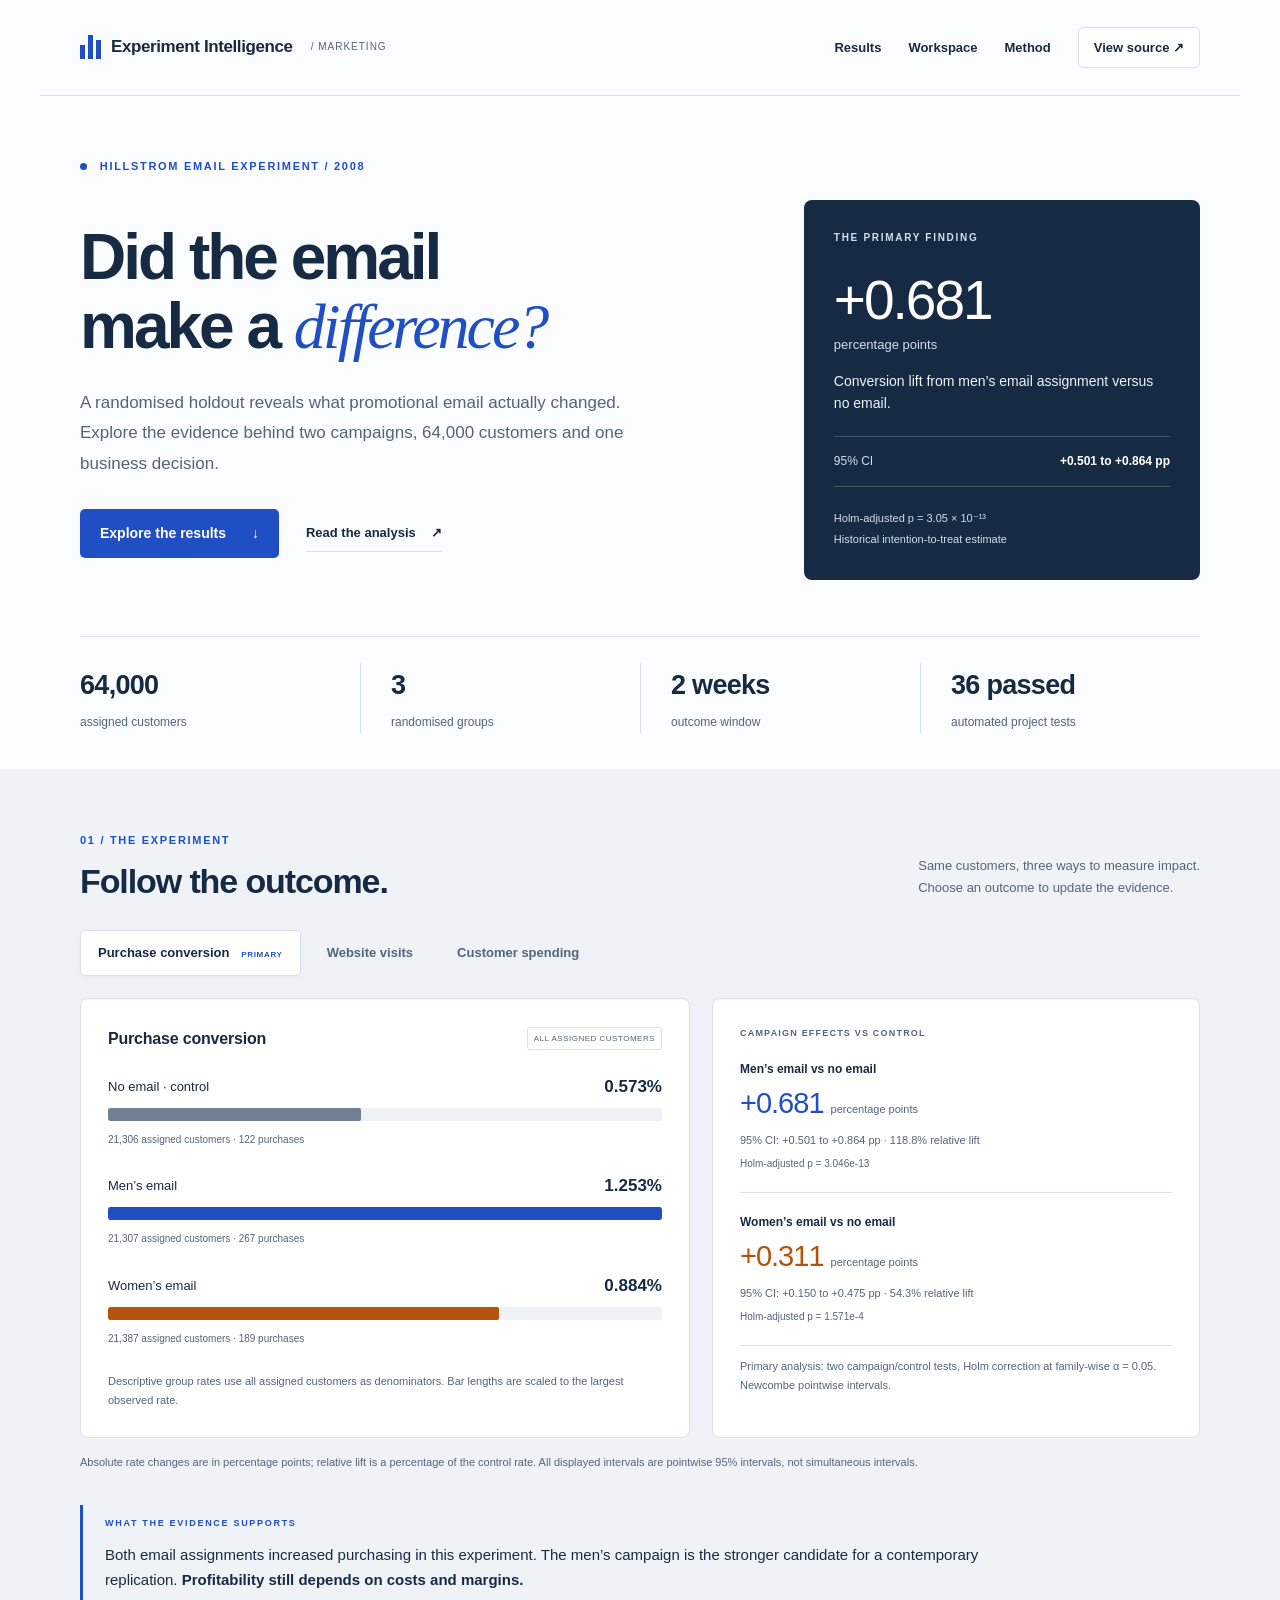
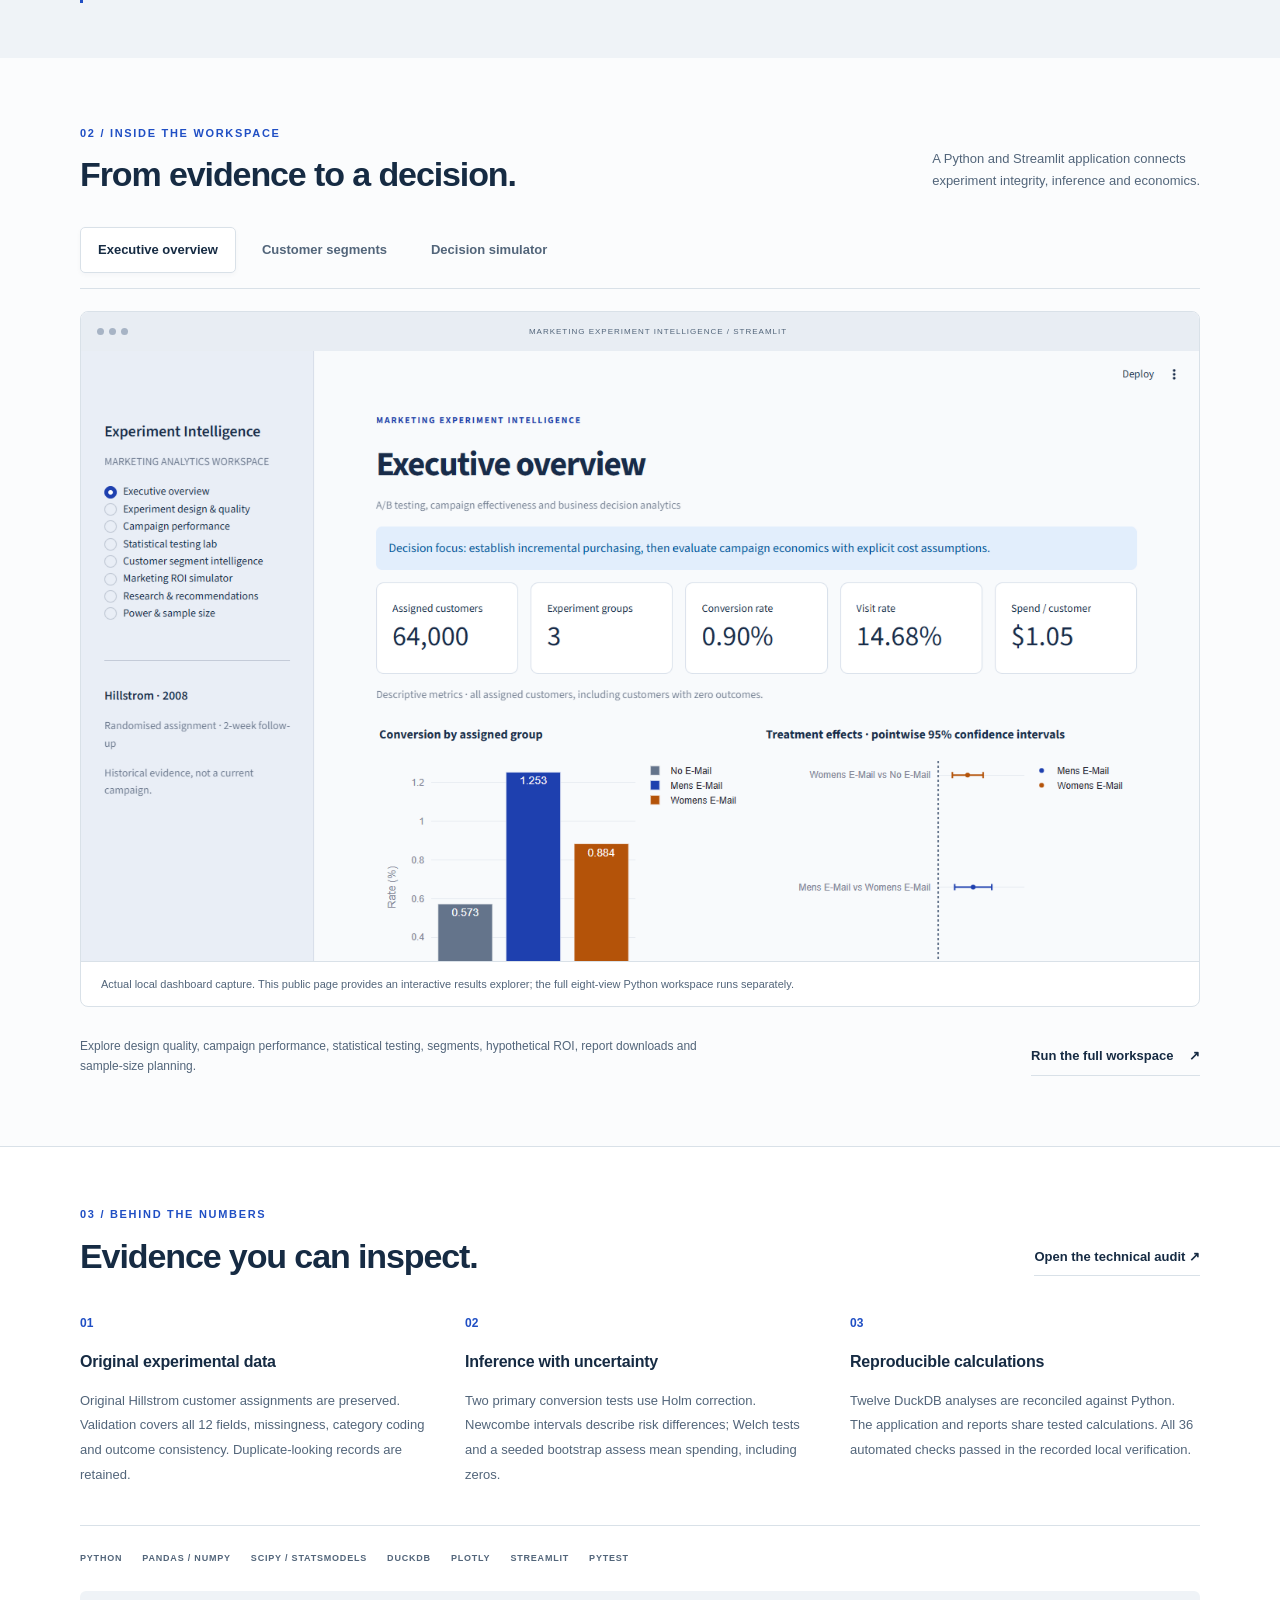
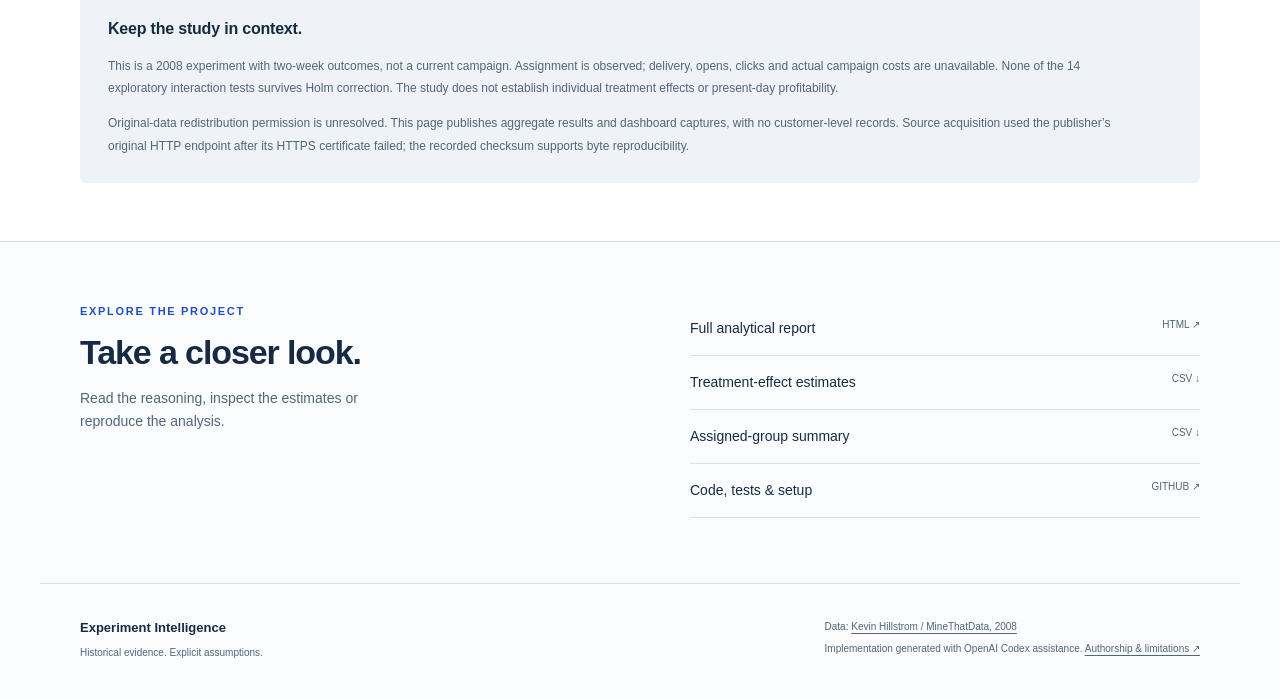
<file: docs/index.html>
<!doctype html>
<html lang="en">
<head>
<meta charset="utf-8"><meta name="viewport" content="width=device-width,initial-scale=1">
<title>Marketing Experiment Intelligence | A randomised email experiment</title>
<meta name="description" content="Explore a 64,000-customer randomised marketing experiment: conversion lift, campaign effects, uncertainty, SQL analysis and a Streamlit analytics workspace.">
<link rel="stylesheet" href="style.css">
<script src="app.js" defer></script>
</head>
<body>
<a class="skip" href="#main">Skip to content</a>
<header class="nav wrap"><a class="brand" href="#" aria-label="Experiment Intelligence home"><span class="mark" aria-hidden="true"><i></i><i></i><i></i></span>Experiment Intelligence<span class="brand-sub">/ MARKETING</span></a><nav aria-label="Main navigation"><a href="#results">Results</a><a href="#workspace">Workspace</a><a href="#method">Method</a><a class="source" href="https://github.com/seun-john/marketing-experiment-intelligence">View source <span aria-hidden="true">↗</span></a></nav></header>
<main id="main">
<section class="hero wrap">
<div class="eyebrow"><span class="dot"></span> HILLSTROM EMAIL EXPERIMENT / 2008</div>
<div class="hero-grid"><div><h1>Did the email<br>make a <em>difference?</em></h1><p class="intro">A randomised holdout reveals what promotional email actually changed. Explore the evidence behind two campaigns, 64,000 customers and one business decision.</p><div class="actions"><a class="button" href="#results">Explore the results <span aria-hidden="true">↓</span></a><a class="text-link" href="analytical_report.html">Read the analysis <span aria-hidden="true">↗</span></a></div></div>
<aside class="finding"><div class="small-label">THE PRIMARY FINDING</div><div class="finding-number">+0.681<span>percentage points</span></div><p>Conversion lift from men’s email assignment versus no email.</p><div class="interval"><span>95% CI</span><strong>+0.501 to +0.864 pp</strong></div><div class="finding-foot">Holm-adjusted p = 3.05 × 10⁻¹³<br>Historical intention-to-treat estimate</div></aside></div>
<div class="study-strip"><div><strong>64,000</strong><span>assigned customers</span></div><div><strong>3</strong><span>randomised groups</span></div><div><strong>2 weeks</strong><span>outcome window</span></div><div><strong>36 passed</strong><span>automated project tests</span></div></div>
</section>
<section class="results-section" id="results"><div class="wrap">
<div class="section-heading"><div><div class="eyebrow">01 / THE EXPERIMENT</div><h2>Follow the outcome.</h2></div><p>Same customers, three ways to measure impact.<br>Choose an outcome to update the evidence.</p></div>
<div class="metric-controls" role="group" aria-label="Outcome metric"><button type="button" data-metric="conversion" aria-pressed="true">Purchase conversion <span>PRIMARY</span></button><button type="button" data-metric="visit" aria-pressed="false">Website visits</button><button type="button" data-metric="spend" aria-pressed="false">Customer spending</button></div>
<div class="results-grid"><article class="chart-panel"><div class="panel-top"><h3 id="chart-title">Purchase conversion</h3><span class="pill">ALL ASSIGNED CUSTOMERS</span></div><div id="bars" aria-live="polite"></div><p class="chart-note" id="chart-note">Rates include all assigned customers. Each group has approximately 21,300 customers.</p></article><article class="effect-panel"><div class="small-label">CAMPAIGN EFFECTS VS CONTROL</div><div id="effects" aria-live="polite"></div><p class="inference-note" id="inference-note"></p></article></div>
<p class="context-note">Absolute rate changes are in percentage points; relative lift is a percentage of the control rate. All displayed intervals are pointwise 95% intervals, not simultaneous intervals.</p>
<noscript><p>Enable JavaScript for interactive outcome comparisons, or <a href="analytical_report.html">read the complete report</a>.</p></noscript>
<div class="takeaway"><span class="small-label">WHAT THE EVIDENCE SUPPORTS</span><p>Both email assignments increased purchasing in this experiment. The men’s campaign is the stronger candidate for a contemporary replication. <strong>Profitability still depends on costs and margins.</strong></p></div>
</div></section>
<section class="wrap workspace" id="workspace"><div class="section-heading"><div><div class="eyebrow">02 / INSIDE THE WORKSPACE</div><h2>From evidence to a decision.</h2></div><p>A Python and Streamlit application connects<br>experiment integrity, inference and economics.</p></div>
<div class="preview-controls" role="group" aria-label="Dashboard screenshot"><button data-screen="overview" aria-pressed="true">Executive overview</button><button data-screen="segments" aria-pressed="false">Customer segments</button><button data-screen="roi" aria-pressed="false">Decision simulator</button></div>
<figure class="preview"><div class="browser-bar"><span></span><span></span><span></span><p>MARKETING EXPERIMENT INTELLIGENCE / STREAMLIT</p></div><div class="preview-image"><img id="dashboard" src="assets/dashboard_overview.png" alt="Actual Streamlit executive overview showing customer counts, conversion rates and treatment-effect intervals" width="1440" height="1100" loading="lazy"></div><figcaption id="screen-caption">Actual local dashboard capture. This public page provides an interactive results explorer; the full eight-view Python workspace runs separately.</figcaption></figure>
<div class="workspace-footer"><p>Explore design quality, campaign performance, statistical testing, segments, hypothetical ROI, report downloads and sample-size planning.</p><a class="text-link" href="https://github.com/seun-john/marketing-experiment-intelligence#reproduce-on-windows-11">Run the full workspace <span aria-hidden="true">↗</span></a></div>
</section>
<section class="method-section" id="method"><div class="wrap"><div class="section-heading"><div><div class="eyebrow">03 / BEHIND THE NUMBERS</div><h2>Evidence you can inspect.</h2></div><a class="text-link" href="https://github.com/seun-john/marketing-experiment-intelligence/blob/main/reports/technical_audit.md">Open the technical audit ↗</a></div>
<div class="method-grid"><article><span class="step">01</span><h3>Original experimental data</h3><p>Original Hillstrom customer assignments are preserved. Validation covers all 12 fields, missingness, category coding and outcome consistency. Duplicate-looking records are retained.</p></article><article><span class="step">02</span><h3>Inference with uncertainty</h3><p>Two primary conversion tests use Holm correction. Newcombe intervals describe risk differences; Welch tests and a seeded bootstrap assess mean spending, including zeros.</p></article><article><span class="step">03</span><h3>Reproducible calculations</h3><p>Twelve DuckDB analyses are reconciled against Python. The application and reports share tested calculations. All 36 automated checks passed in the recorded local verification.</p></article></div>
<div class="stack"><span>PYTHON</span><span>PANDAS / NUMPY</span><span>SCIPY / STATSMODELS</span><span>DUCKDB</span><span>PLOTLY</span><span>STREAMLIT</span><span>PYTEST</span></div>
<div class="limitations"><h3>Keep the study in context.</h3><p>This is a 2008 experiment with two-week outcomes, not a current campaign. Assignment is observed; delivery, opens, clicks and actual campaign costs are unavailable. None of the 14 exploratory interaction tests survives Holm correction. The study does not establish individual treatment effects or present-day profitability.</p><p>Original-data redistribution permission is unresolved. This page publishes aggregate results and dashboard captures, with no customer-level records. Source acquisition used the publisher’s original HTTP endpoint after its HTTPS certificate failed; the recorded checksum supports byte reproducibility.</p></div>
</div></section>
<section class="wrap resources"><div><div class="eyebrow">EXPLORE THE PROJECT</div><h2>Take a closer look.</h2><p>Read the reasoning, inspect the estimates or reproduce the analysis.</p></div><div class="resource-links"><a href="analytical_report.html">Full analytical report <span>HTML ↗</span></a><a href="treatment_effects.csv" download>Treatment-effect estimates <span>CSV ↓</span></a><a href="group_summary.csv" download>Assigned-group summary <span>CSV ↓</span></a><a href="https://github.com/seun-john/marketing-experiment-intelligence">Code, tests & setup <span>GITHUB ↗</span></a></div></section>
</main>
<footer class="wrap"><div><strong>Experiment Intelligence</strong><p>Historical evidence. Explicit assumptions.</p></div><div><p>Data: <a href="https://blog.minethatdata.com/2008/03/minethatdata-e-mail-analytics-and-data.html">Kevin Hillstrom / MineThatData, 2008</a></p><p>Implementation generated with OpenAI Codex assistance. <a href="https://github.com/seun-john/marketing-experiment-intelligence#authorship-and-assistance">Authorship & limitations ↗</a></p></div></footer>
</body></html>
</file>
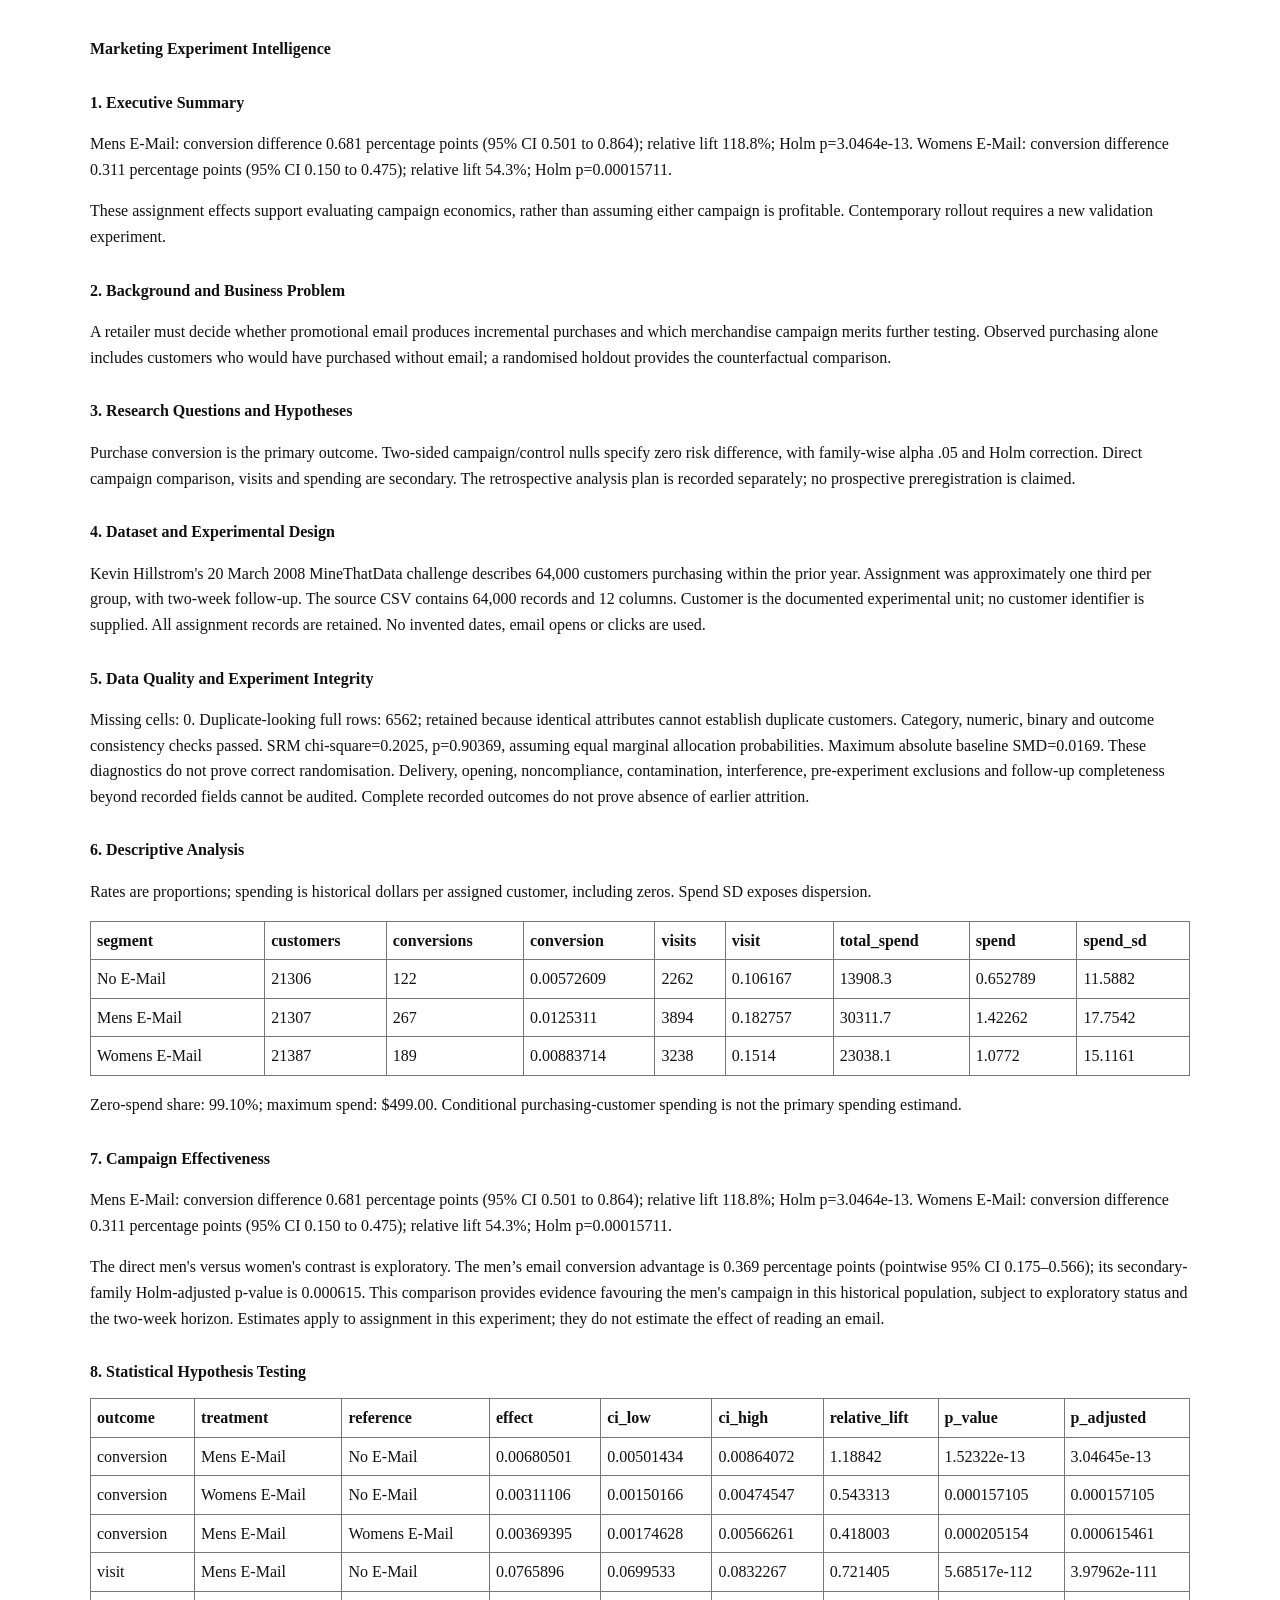
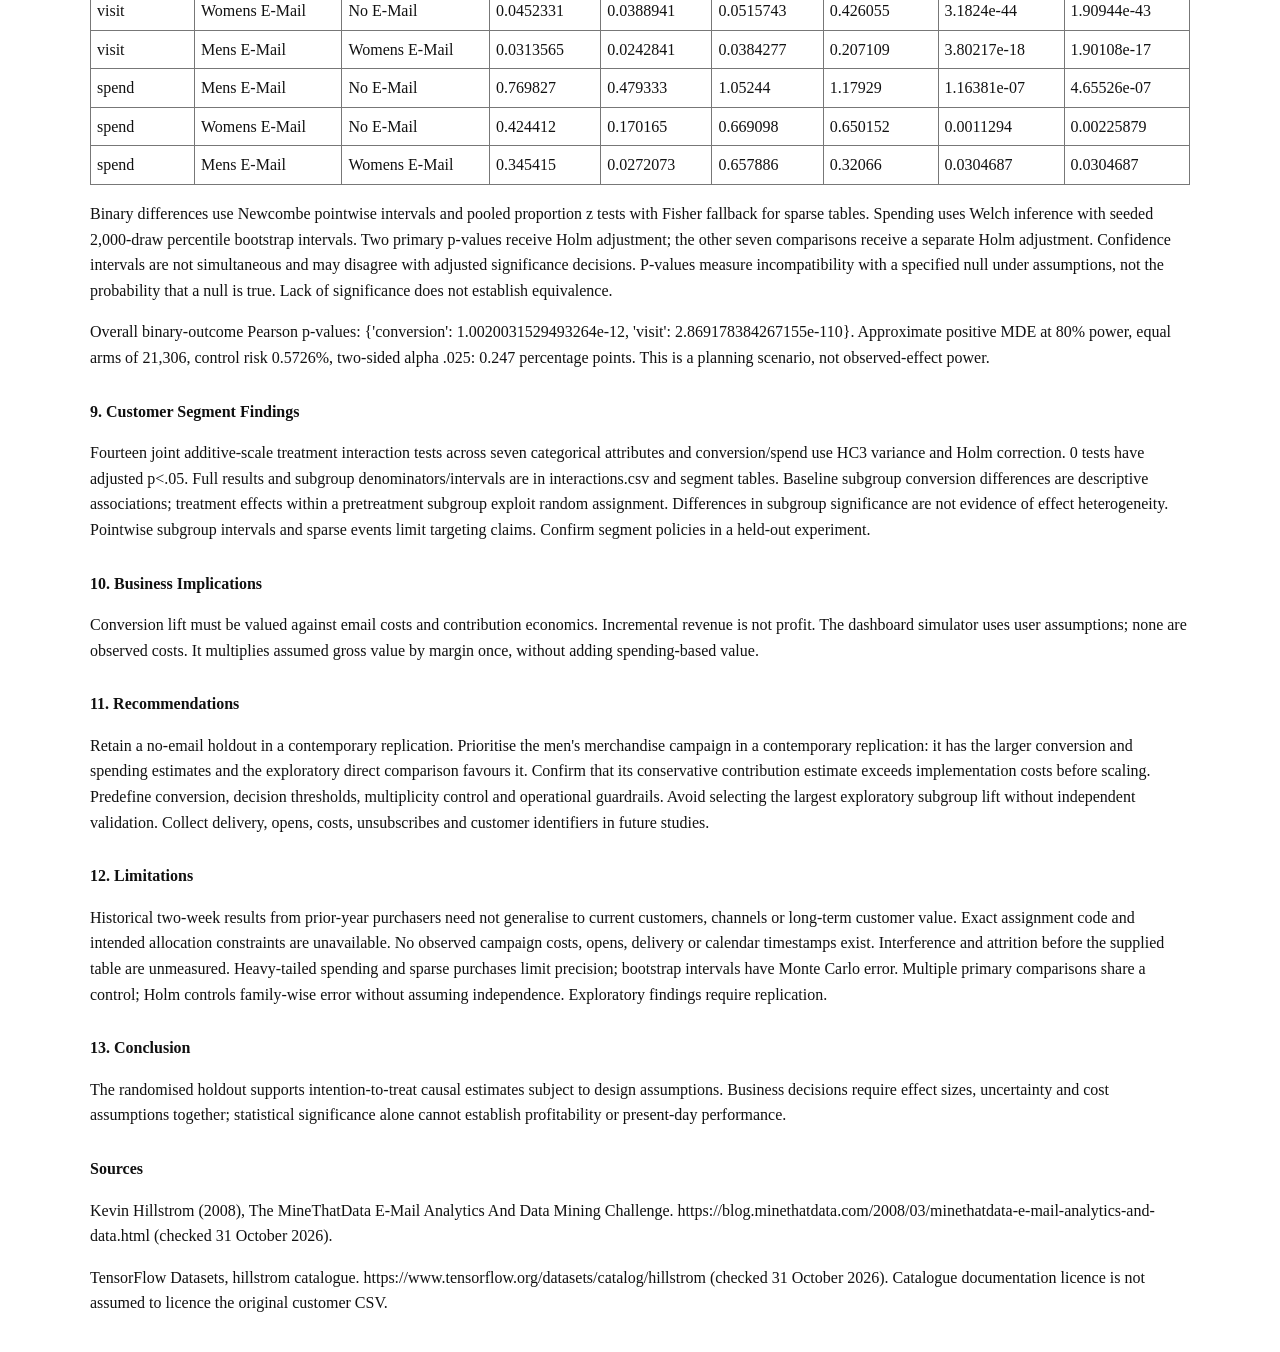
<file: docs/analytical_report.html>
<!doctype html><html lang="en"><head><meta charset="utf-8"><title>Marketing Experiment Intelligence</title><style>*{font-family:"Times New Roman"!important;font-size:12pt!important}body{max-width:1100px;margin:36px auto;padding:0 24px;line-height:1.6;color:#111}h1,h2{margin-top:28px}table{border-collapse:collapse;width:100%}td,th{padding:6px;border:1px solid #777;text-align:left}.table-wrap{overflow-x:auto}@media print{body{max-width:none;margin:0;padding:0}table{width:100%}tr{break-inside:avoid}}</style></head><body><h1>Marketing Experiment Intelligence</h1><h2>1. Executive Summary</h2><p>Mens E-Mail: conversion difference 0.681 percentage points (95% CI 0.501 to 0.864); relative lift 118.8%; Holm p=3.0464e-13. Womens E-Mail: conversion difference 0.311 percentage points (95% CI 0.150 to 0.475); relative lift 54.3%; Holm p=0.00015711.</p><p>These assignment effects support evaluating campaign economics, rather than assuming either campaign is profitable. Contemporary rollout requires a new validation experiment.</p><h2>2. Background and Business Problem</h2><p>A retailer must decide whether promotional email produces incremental purchases and which merchandise campaign merits further testing. Observed purchasing alone includes customers who would have purchased without email; a randomised holdout provides the counterfactual comparison.</p><h2>3. Research Questions and Hypotheses</h2><p>Purchase conversion is the primary outcome. Two-sided campaign/control nulls specify zero risk difference, with family-wise alpha .05 and Holm correction. Direct campaign comparison, visits and spending are secondary. The retrospective analysis plan is recorded separately; no prospective preregistration is claimed.</p><h2>4. Dataset and Experimental Design</h2><p>Kevin Hillstrom&#x27;s 20 March 2008 MineThatData challenge describes 64,000 customers purchasing within the prior year. Assignment was approximately one third per group, with two-week follow-up. The source CSV contains 64,000 records and 12 columns. Customer is the documented experimental unit; no customer identifier is supplied. All assignment records are retained. No invented dates, email opens or clicks are used.</p><h2>5. Data Quality and Experiment Integrity</h2><p>Missing cells: 0. Duplicate-looking full rows: 6562; retained because identical attributes cannot establish duplicate customers. Category, numeric, binary and outcome consistency checks passed. SRM chi-square=0.2025, p=0.90369, assuming equal marginal allocation probabilities. Maximum absolute baseline SMD=0.0169. These diagnostics do not prove correct randomisation. Delivery, opening, noncompliance, contamination, interference, pre-experiment exclusions and follow-up completeness beyond recorded fields cannot be audited. Complete recorded outcomes do not prove absence of earlier attrition.</p><h2>6. Descriptive Analysis</h2><p>Rates are proportions; spending is historical dollars per assigned customer, including zeros. Spend SD exposes dispersion.</p><div class="table-wrap"><table><tr><th>segment</th><th>customers</th><th>conversions</th><th>conversion</th><th>visits</th><th>visit</th><th>total_spend</th><th>spend</th><th>spend_sd</th></tr><tr><td>No E-Mail</td><td>21306</td><td>122</td><td>0.00572609</td><td>2262</td><td>0.106167</td><td>13908.3</td><td>0.652789</td><td>11.5882</td></tr><tr><td>Mens E-Mail</td><td>21307</td><td>267</td><td>0.0125311</td><td>3894</td><td>0.182757</td><td>30311.7</td><td>1.42262</td><td>17.7542</td></tr><tr><td>Womens E-Mail</td><td>21387</td><td>189</td><td>0.00883714</td><td>3238</td><td>0.1514</td><td>23038.1</td><td>1.0772</td><td>15.1161</td></tr></table></div><p>Zero-spend share: 99.10%; maximum spend: $499.00. Conditional purchasing-customer spending is not the primary spending estimand.</p><h2>7. Campaign Effectiveness</h2><p>Mens E-Mail: conversion difference 0.681 percentage points (95% CI 0.501 to 0.864); relative lift 118.8%; Holm p=3.0464e-13. Womens E-Mail: conversion difference 0.311 percentage points (95% CI 0.150 to 0.475); relative lift 54.3%; Holm p=0.00015711.</p><p>The direct men&#x27;s versus women&#x27;s contrast is exploratory. The men’s email conversion advantage is 0.369 percentage points (pointwise 95% CI 0.175–0.566); its secondary-family Holm-adjusted p-value is 0.000615. This comparison provides evidence favouring the men&#x27;s campaign in this historical population, subject to exploratory status and the two-week horizon. Estimates apply to assignment in this experiment; they do not estimate the effect of reading an email.</p><h2>8. Statistical Hypothesis Testing</h2><div class="table-wrap"><table><tr><th>outcome</th><th>treatment</th><th>reference</th><th>effect</th><th>ci_low</th><th>ci_high</th><th>relative_lift</th><th>p_value</th><th>p_adjusted</th></tr><tr><td>conversion</td><td>Mens E-Mail</td><td>No E-Mail</td><td>0.00680501</td><td>0.00501434</td><td>0.00864072</td><td>1.18842</td><td>1.52322e-13</td><td>3.04645e-13</td></tr><tr><td>conversion</td><td>Womens E-Mail</td><td>No E-Mail</td><td>0.00311106</td><td>0.00150166</td><td>0.00474547</td><td>0.543313</td><td>0.000157105</td><td>0.000157105</td></tr><tr><td>conversion</td><td>Mens E-Mail</td><td>Womens E-Mail</td><td>0.00369395</td><td>0.00174628</td><td>0.00566261</td><td>0.418003</td><td>0.000205154</td><td>0.000615461</td></tr><tr><td>visit</td><td>Mens E-Mail</td><td>No E-Mail</td><td>0.0765896</td><td>0.0699533</td><td>0.0832267</td><td>0.721405</td><td>5.68517e-112</td><td>3.97962e-111</td></tr><tr><td>visit</td><td>Womens E-Mail</td><td>No E-Mail</td><td>0.0452331</td><td>0.0388941</td><td>0.0515743</td><td>0.426055</td><td>3.1824e-44</td><td>1.90944e-43</td></tr><tr><td>visit</td><td>Mens E-Mail</td><td>Womens E-Mail</td><td>0.0313565</td><td>0.0242841</td><td>0.0384277</td><td>0.207109</td><td>3.80217e-18</td><td>1.90108e-17</td></tr><tr><td>spend</td><td>Mens E-Mail</td><td>No E-Mail</td><td>0.769827</td><td>0.479333</td><td>1.05244</td><td>1.17929</td><td>1.16381e-07</td><td>4.65526e-07</td></tr><tr><td>spend</td><td>Womens E-Mail</td><td>No E-Mail</td><td>0.424412</td><td>0.170165</td><td>0.669098</td><td>0.650152</td><td>0.0011294</td><td>0.00225879</td></tr><tr><td>spend</td><td>Mens E-Mail</td><td>Womens E-Mail</td><td>0.345415</td><td>0.0272073</td><td>0.657886</td><td>0.32066</td><td>0.0304687</td><td>0.0304687</td></tr></table></div><p>Binary differences use Newcombe pointwise intervals and pooled proportion z tests with Fisher fallback for sparse tables. Spending uses Welch inference with seeded 2,000-draw percentile bootstrap intervals. Two primary p-values receive Holm adjustment; the other seven comparisons receive a separate Holm adjustment. Confidence intervals are not simultaneous and may disagree with adjusted significance decisions. P-values measure incompatibility with a specified null under assumptions, not the probability that a null is true. Lack of significance does not establish equivalence.</p><p>Overall binary-outcome Pearson p-values: {&#x27;conversion&#x27;: 1.0020031529493264e-12, &#x27;visit&#x27;: 2.869178384267155e-110}. Approximate positive MDE at 80% power, equal arms of 21,306, control risk 0.5726%, two-sided alpha .025: 0.247 percentage points. This is a planning scenario, not observed-effect power.</p><h2>9. Customer Segment Findings</h2><p>Fourteen joint additive-scale treatment interaction tests across seven categorical attributes and conversion/spend use HC3 variance and Holm correction. 0 tests have adjusted p&lt;.05. Full results and subgroup denominators/intervals are in interactions.csv and segment tables. Baseline subgroup conversion differences are descriptive associations; treatment effects within a pretreatment subgroup exploit random assignment. Differences in subgroup significance are not evidence of effect heterogeneity. Pointwise subgroup intervals and sparse events limit targeting claims. Confirm segment policies in a held-out experiment.</p><h2>10. Business Implications</h2><p>Conversion lift must be valued against email costs and contribution economics. Incremental revenue is not profit. The dashboard simulator uses user assumptions; none are observed costs. It multiplies assumed gross value by margin once, without adding spending-based value.</p><h2>11. Recommendations</h2><p>Retain a no-email holdout in a contemporary replication. Prioritise the men&#x27;s merchandise campaign in a contemporary replication: it has the larger conversion and spending estimates and the exploratory direct comparison favours it. Confirm that its conservative contribution estimate exceeds implementation costs before scaling. Predefine conversion, decision thresholds, multiplicity control and operational guardrails. Avoid selecting the largest exploratory subgroup lift without independent validation. Collect delivery, opens, costs, unsubscribes and customer identifiers in future studies.</p><h2>12. Limitations</h2><p>Historical two-week results from prior-year purchasers need not generalise to current customers, channels or long-term customer value. Exact assignment code and intended allocation constraints are unavailable. No observed campaign costs, opens, delivery or calendar timestamps exist. Interference and attrition before the supplied table are unmeasured. Heavy-tailed spending and sparse purchases limit precision; bootstrap intervals have Monte Carlo error. Multiple primary comparisons share a control; Holm controls family-wise error without assuming independence. Exploratory findings require replication.</p><h2>13. Conclusion</h2><p>The randomised holdout supports intention-to-treat causal estimates subject to design assumptions. Business decisions require effect sizes, uncertainty and cost assumptions together; statistical significance alone cannot establish profitability or present-day performance.</p><h2>Sources</h2><p>Kevin Hillstrom (2008), The MineThatData E-Mail Analytics And Data Mining Challenge. https://blog.minethatdata.com/2008/03/minethatdata-e-mail-analytics-and-data.html (checked 31 October 2026).</p><p>TensorFlow Datasets, hillstrom catalogue. https://www.tensorflow.org/datasets/catalog/hillstrom (checked 31 October 2026). Catalogue documentation licence is not assumed to licence the original customer CSV.</p></body></html>
</file>
<file: docs/style.css>
:root{--ink:#162b43;--muted:#52657a;--blue:#204fc4;--line:#d9e1e8;--paper:#fbfcfd;--wash:#eff3f7;--amber:#b45309;--control:#718095}*{box-sizing:border-box}html{scroll-behavior:smooth;scroll-padding-top:32px}body{margin:0;background:var(--paper);color:var(--ink);font-family:Inter,Segoe UI,Arial,sans-serif;font-size:16px;line-height:1.65}a{color:inherit;text-decoration:none}button{font:inherit;cursor:pointer}a,button{touch-action:manipulation}a:focus-visible,button:focus-visible{outline:3px solid var(--blue);outline-offset:5px}a:hover{color:var(--blue)}.wrap{max-width:1200px;margin:auto;padding-left:40px;padding-right:40px}.nav{display:flex;align-items:center;justify-content:space-between;gap:24px;min-height:96px;border-bottom:1px solid var(--line)}.brand{display:flex;align-items:center;gap:10px;font-weight:700;font-size:17px;letter-spacing:-.4px}.brand-sub{font-size:10px;font-weight:500;letter-spacing:1px;color:var(--muted);margin-left:8px}.mark{display:flex;align-items:flex-end;gap:3px;height:24px}.mark i{width:5px;background:var(--blue);height:14px}.mark i:nth-child(2){height:24px}.mark i:nth-child(3){height:19px}nav{display:flex;align-items:center;gap:27px;font-size:13px;font-weight:600}nav a{padding:12px 0}.source{border:1px solid var(--line);padding:9px 15px;border-radius:5px;background:white}.hero{padding-top:61px}.eyebrow,.small-label{font-size:11px;letter-spacing:1.7px;font-weight:700}.eyebrow{color:var(--blue)}.dot{display:inline-block;width:7px;height:7px;background:var(--blue);border-radius:50%;margin-right:8px}.hero-grid{display:grid;grid-template-columns:1.6fr 1fr;gap:90px;align-items:center;margin-top:25px}h1{font-size:clamp(42px,5vw,67px);line-height:1.08;letter-spacing:-3px;font-weight:650;margin:0 0 27px}h1 em{font-family:Georgia,serif;font-weight:400;color:var(--blue)}.intro{font-size:17px;line-height:1.8;max-width:570px;color:var(--muted)}.actions{display:flex;align-items:center;gap:27px;margin-top:29px}.button{background:var(--blue);color:white;padding:13px 20px;border-radius:5px;font-size:14px;font-weight:600}.button:hover{background:#163d9d;color:white}.button span{margin-left:22px}.text-link{font-size:13px;font-weight:650;border-bottom:1px solid var(--line);padding:8px 0}.text-link span{margin-left:12px}.finding{background:var(--ink);color:white;padding:30px;border-radius:8px;position:relative}.finding .small-label{color:#d1ddeb;font-size:10px}.finding-number{font-size:55px;letter-spacing:-2px;line-height:1.15;margin:22px 0 17px}.finding-number span{display:block;font-size:13px;letter-spacing:0;font-weight:400;color:#d1ddeb;margin-top:6px}.finding p{font-size:14px;line-height:1.6;color:#edf2f8}.interval{display:flex;justify-content:space-between;border-top:1px solid #46576a;border-bottom:1px solid #46576a;padding:15px 0;margin:21px 0;font-size:12px}.interval span{color:#d1ddeb}.finding-foot{color:#d1ddeb;font-size:11px;line-height:1.9}.study-strip{display:grid;grid-template-columns:repeat(4,1fr);margin-top:56px;padding:26px 0 35px;border-top:1px solid var(--line)}.study-strip>div{padding:0 30px;border-left:1px solid var(--line)}.study-strip>div:first-child{padding-left:0;border:0}.study-strip strong{font-size:27px;letter-spacing:-.7px;display:block;font-weight:600}.study-strip span{font-size:12px;color:var(--muted)}.results-section{background:var(--wash);padding:62px 0 55px}.section-heading{display:flex;justify-content:space-between;align-items:flex-end;gap:35px;margin-bottom:28px}.section-heading p{font-size:13px;color:var(--muted);margin:0 0 4px}h2{font-size:34px;line-height:1.2;letter-spacing:-1.1px;font-weight:600;margin:12px 0 0}.metric-controls,.preview-controls{display:flex;gap:8px;flex-wrap:wrap;margin-bottom:22px}.metric-controls button,.preview-controls button{background:transparent;border:1px solid transparent;border-radius:5px;padding:11px 17px;font-size:13px;font-weight:600;color:var(--muted);min-height:44px}.metric-controls button[aria-pressed=true],.preview-controls button[aria-pressed=true]{border-color:var(--line);background:white;color:var(--ink);box-shadow:0 2px 5px #162b4308}.metric-controls button span{font-size:8px;color:var(--blue);margin-left:8px;letter-spacing:.7px}.results-grid{display:grid;grid-template-columns:1.25fr 1fr;gap:22px}.chart-panel,.effect-panel{background:white;border:1px solid var(--line);border-radius:8px;padding:27px}.panel-top{display:flex;align-items:center;justify-content:space-between;gap:12px}h3{font-size:16px;letter-spacing:-.2px;margin:0}.pill{font-size:8px;letter-spacing:.5px;color:var(--muted);border:1px solid var(--line);border-radius:3px;padding:4px 6px;white-space:nowrap}.bar-row{margin-top:24px}.bar-label{display:flex;justify-content:space-between;font-size:13px;gap:15px}.bar-label strong{font-size:17px;line-height:1.3;font-variant-numeric:tabular-nums}.bar-track{height:13px;background:#eef2f6;border-radius:2px;margin:10px 0 4px;overflow:hidden}.bar-fill{height:100%;border-radius:2px;transition:width .3s ease}.bar-row small{font-size:10px;color:var(--muted)}.chart-note,.inference-note,.context-note{font-size:11px;color:var(--muted);line-height:1.7}.chart-note{margin-top:22px;margin-bottom:0}.effect-panel .small-label{color:var(--muted);font-size:9px;letter-spacing:1.2px}.effect{padding:20px 0;border-bottom:1px solid var(--line)}.effect-name{font-size:12px;font-weight:600}.effect-value{font-size:29px;letter-spacing:-1px;margin-top:3px;line-height:1.4;color:var(--blue)}.effect-value span{font-size:11px;letter-spacing:0;color:var(--muted);margin-left:7px}.effect-ci{font-size:11px;color:var(--muted);margin-top:7px}.effect-p{font-size:10px;color:var(--muted);margin-top:7px}.inference-note{margin-bottom:0}.context-note{margin:15px 0 0}.takeaway{border-left:3px solid var(--blue);margin-top:34px;padding:3px 0 3px 22px}.takeaway .small-label{font-size:9px;color:var(--blue)}.takeaway p{font-size:15px;max-width:940px;margin:8px 0;color:var(--ink)}.workspace{padding-top:66px;padding-bottom:58px}.preview-controls{border-bottom:1px solid var(--line);padding-bottom:15px;margin-top:32px}.preview{margin:0;border:1px solid var(--line);border-radius:8px;overflow:hidden;background:white}.browser-bar{height:39px;background:#e8edf3;display:flex;gap:5px;align-items:center;padding:0 16px}.browser-bar>span{width:7px;height:7px;background:#a7b4c5;border-radius:50%}.browser-bar p{font-size:8px;letter-spacing:1px;text-align:center;flex:1;color:var(--muted)}.preview-image{max-height:610px;overflow-y:auto;background:var(--wash)}.preview img{display:block;width:100%;height:auto}.preview figcaption{font-size:11px;color:var(--muted);padding:13px 20px;border-top:1px solid var(--line)}.workspace-footer{display:flex;align-items:center;gap:40px;justify-content:space-between;margin-top:18px}.workspace-footer p{max-width:650px;font-size:12px;color:var(--muted)}.workspace-footer a{white-space:nowrap}.method-section{border-top:1px solid var(--line);border-bottom:1px solid var(--line);padding:58px 0;background:white}.method-grid{display:grid;grid-template-columns:repeat(3,1fr);gap:35px;margin-top:38px}.step{font-size:12px;color:var(--blue);font-weight:700;display:block;margin-bottom:15px}.method-grid p{font-size:13px;color:var(--muted);line-height:1.9}.stack{display:flex;gap:12px 20px;flex-wrap:wrap;border-top:1px solid var(--line);padding:25px 0;margin-top:25px}.stack span{font-size:9px;letter-spacing:.8px;font-weight:600;color:var(--muted)}.limitations{background:var(--wash);padding:25px 28px;border-radius:6px}.limitations p{font-size:12px;color:var(--muted);max-width:1020px;margin-bottom:0;line-height:1.9}.resources{display:grid;grid-template-columns:1fr 1fr;gap:100px;padding-top:60px;padding-bottom:65px}.resources p{font-size:14px;color:var(--muted);max-width:340px}.resource-links a{display:flex;justify-content:space-between;gap:20px;padding:15px 0;border-bottom:1px solid var(--line);font-size:14px}.resource-links a span{font-size:10px;color:var(--muted);white-space:nowrap}.resource-links a:hover{border-color:var(--blue)}footer{display:flex;justify-content:space-between;gap:40px;padding-top:30px!important;padding-bottom:32px!important;border-top:1px solid var(--line)}footer strong{font-size:13px}footer p{font-size:10px;color:var(--muted);margin:5px 0}footer a{text-decoration:underline;text-underline-offset:3px}.skip{position:absolute;top:-100px;left:15px;background:white;padding:10px;z-index:10}.skip:focus{top:10px}@media(max-width:950px){.hero-grid{gap:40px}.brand-sub{display:none}nav{gap:17px}.results-grid{grid-template-columns:1fr 1fr}.panel-top{align-items:flex-start;flex-direction:column}.resources{gap:50px}.finding-number{font-size:45px}}@media(max-width:700px){.wrap{padding-left:22px;padding-right:22px}.nav{min-height:82px;align-items:flex-start;padding-top:22px;padding-bottom:17px;flex-direction:column;gap:12px}.brand{font-size:15px}nav{width:100%;justify-content:space-between;font-size:11px;gap:10px}nav a{padding:3px 0}.source{padding:6px 10px}.hero{padding-top:35px}.eyebrow{font-size:9px;letter-spacing:1.2px}.hero-grid{grid-template-columns:1fr;gap:34px;margin-top:23px}h1{font-size:48px;letter-spacing:-2.2px}.intro{font-size:15px;line-height:1.8}.actions{gap:22px;flex-wrap:wrap}.button,.text-link{font-size:12px}.finding{padding:25px}.finding-number{font-size:49px}.study-strip{grid-template-columns:1fr 1fr;margin-top:35px;gap:22px 0;padding:25px 0}.study-strip>div{padding-left:18px}.study-strip>div:nth-child(3){padding-left:0;border:0}.study-strip strong{font-size:24px}.study-strip span{font-size:11px}.results-section,.method-section{padding:42px 0}.section-heading{display:block}.section-heading p{margin-top:17px;font-size:12px}.section-heading p br{display:none}h2{font-size:29px}.metric-controls{gap:5px}.metric-controls button{font-size:11px;padding:10px}.metric-controls button span{display:none}.results-grid{grid-template-columns:1fr}.chart-panel,.effect-panel{padding:23px}.panel-top{flex-direction:row;align-items:center}.effect-value{font-size:30px}.takeaway p{font-size:13px}.workspace{padding-top:43px;padding-bottom:40px}.preview-controls button{font-size:11px;padding:9px}.preview-image{max-height:480px}.preview figcaption{font-size:10px}.workspace-footer{display:block}.method-grid{grid-template-columns:1fr;gap:20px}.step{margin-bottom:7px}.method-grid p{margin:10px 0 0}.method-section .text-link{display:inline-block;margin-top:16px}.resources{grid-template-columns:1fr;gap:20px;padding-top:43px;padding-bottom:43px}.limitations{padding:20px}.limitations p{font-size:11px}.resource-links a{font-size:13px}footer{flex-direction:column;gap:16px}.browser-bar p{font-size:6px}}@media(prefers-reduced-motion:reduce){html{scroll-behavior:auto}.bar-fill{transition:none}}
</file>
